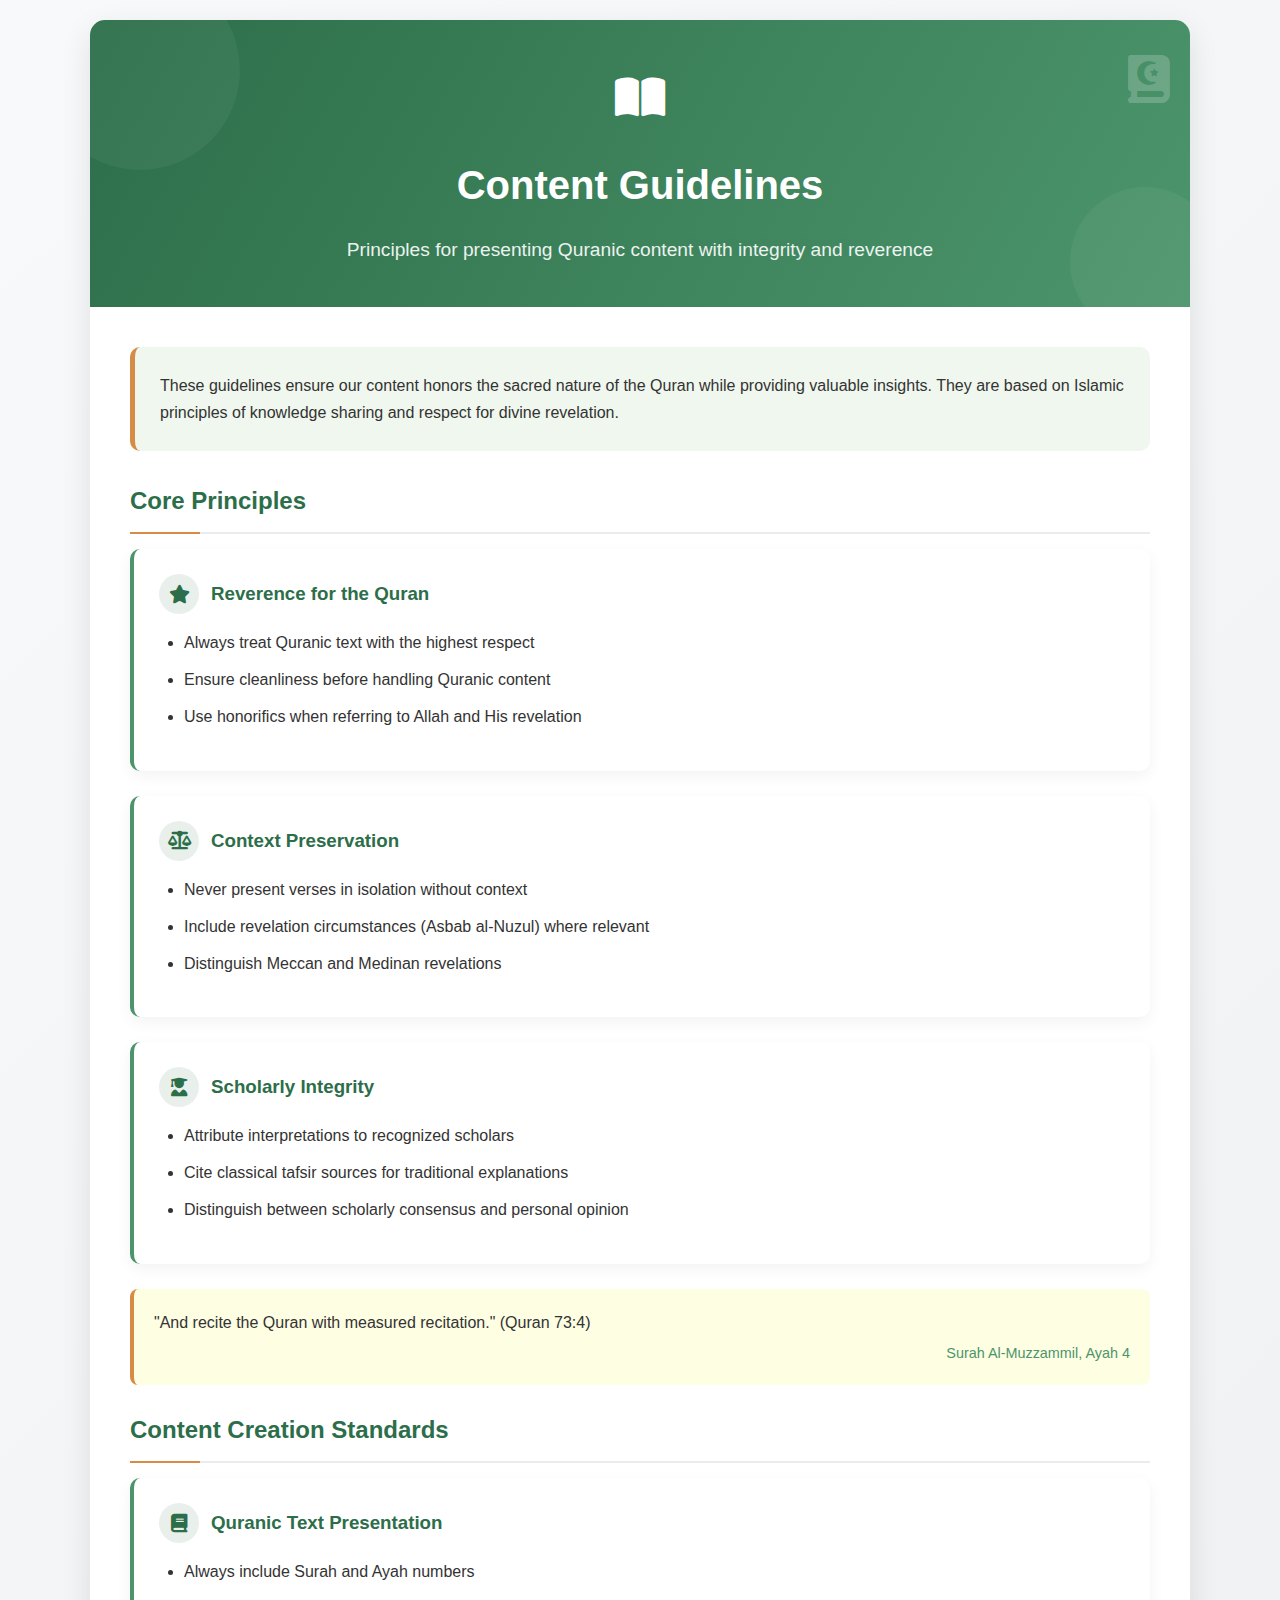
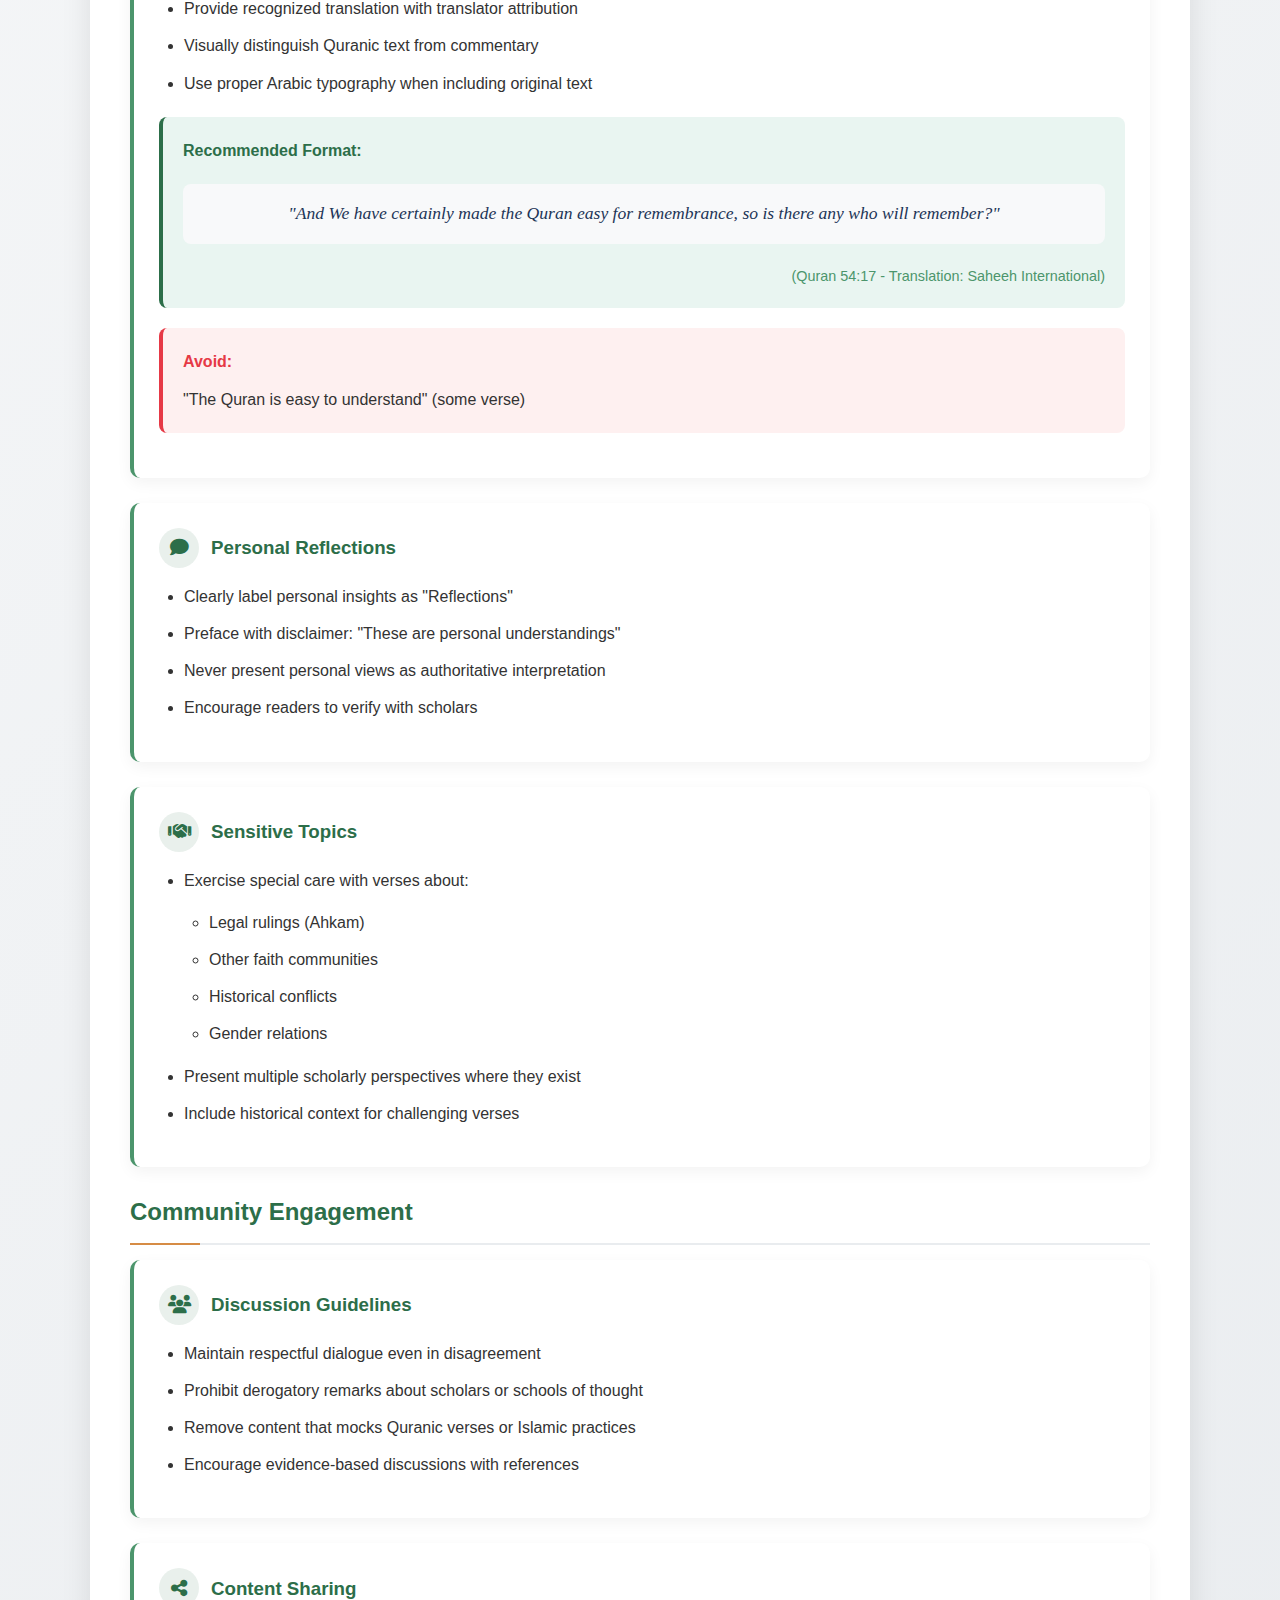
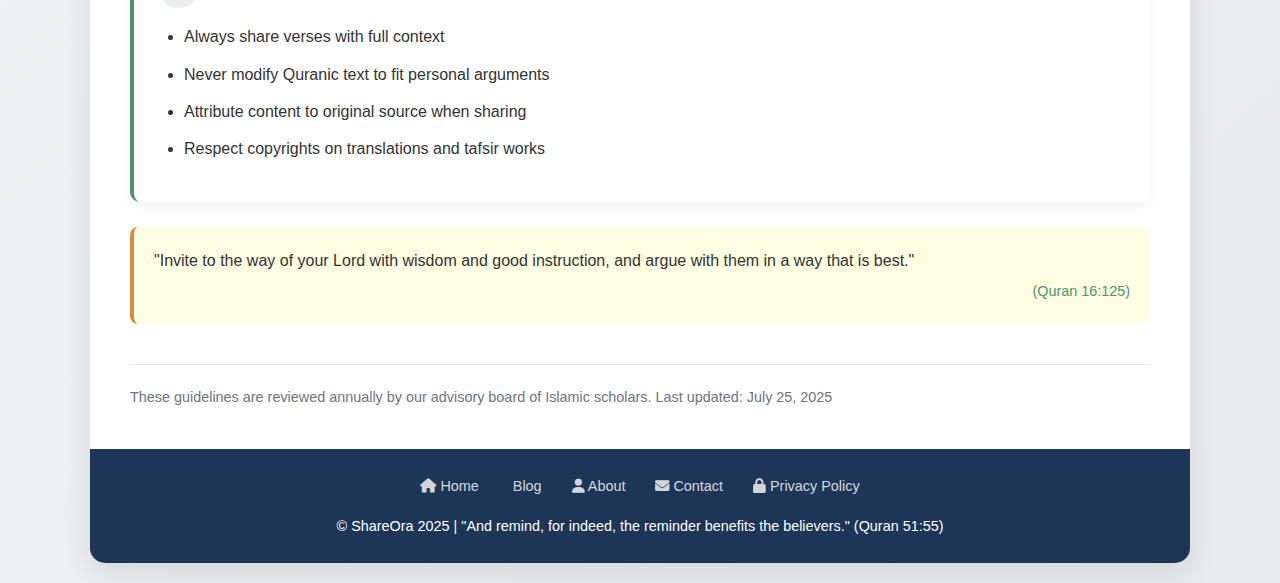
<file: content-guidelines.html>
<!DOCTYPE html>
<html lang="en">
<head>
    <meta charset="UTF-8">
    <meta name="viewport" content="width=device-width, initial-scale=1.0">
    <title>Content Guidelines - Quran Reflections</title>
    <link rel="stylesheet" href="https://cdnjs.cloudflare.com/ajax/libs/font-awesome/6.4.0/css/all.min.css">
    <style>
        :root {
            --primary: #2c6e49;
            --primary-light: #4c956c;
            --secondary: #d68c45;
            --light: #fefee3;
            --dark: #1d3557;
            --text: #333;
        }
        
        * {
            margin: 0;
            padding: 0;
            box-sizing: border-box;
        }
        
        body {
            font-family: 'Segoe UI', Tahoma, Geneva, Verdana, sans-serif;
            line-height: 1.7;
            color: var(--text);
            background: linear-gradient(135deg, #f8f9fa 0%, #e9ecef 100%);
            min-height: 100vh;
            padding: 20px;
        }
        
        .container {
            max-width: 1100px;
            margin: 0 auto;
            background: white;
            border-radius: 15px;
            overflow: hidden;
            box-shadow: 0 10px 30px rgba(0, 0, 0, 0.1);
        }
        
        header {
            background: linear-gradient(120deg, var(--primary) 0%, var(--primary-light) 100%);
            color: white;
            padding: 40px 20px;
            text-align: center;
            position: relative;
            overflow: hidden;
        }
        
        header::before {
            content: "";
            position: absolute;
            top: -50px;
            left: -50px;
            width: 200px;
            height: 200px;
            background: rgba(255, 255, 255, 0.05);
            border-radius: 50%;
        }
        
        header::after {
            content: "";
            position: absolute;
            bottom: -30px;
            right: -30px;
            width: 150px;
            height: 150px;
            background: rgba(255, 255, 255, 0.05);
            border-radius: 50%;
        }
        
        .logo {
            font-size: 2.8rem;
            margin-bottom: 15px;
        }
        
        h1 {
            font-size: 2.5rem;
            margin-bottom: 15px;
            position: relative;
            z-index: 2;
        }
        
        .subtitle {
            font-size: 1.2rem;
            max-width: 700px;
            margin: 0 auto;
            position: relative;
            z-index: 2;
            opacity: 0.9;
        }
        
        .quran-icon {
            position: absolute;
            top: 20px;
            right: 20px;
            font-size: 3rem;
            opacity: 0.2;
            z-index: 1;
        }
        
        .content {
            padding: 40px;
        }
        
        .intro {
            background: #f0f7ee;
            padding: 25px;
            border-radius: 10px;
            margin-bottom: 30px;
            border-left: 5px solid var(--secondary);
        }
        
        h2 {
            color: var(--primary);
            margin: 25px 0 15px;
            padding-bottom: 10px;
            border-bottom: 2px solid #e9ecef;
            position: relative;
        }
        
        h2::after {
            content: "";
            position: absolute;
            bottom: -2px;
            left: 0;
            width: 70px;
            height: 2px;
            background: var(--secondary);
        }
        
        .guideline-card {
            background: white;
            border-radius: 10px;
            padding: 25px;
            margin-bottom: 25px;
            box-shadow: 0 5px 15px rgba(0, 0, 0, 0.05);
            border-left: 4px solid var(--primary-light);
            transition: transform 0.3s ease;
        }
        
        .guideline-card:hover {
            transform: translateY(-5px);
            box-shadow: 0 8px 20px rgba(0, 0, 0, 0.1);
        }
        
        .guideline-card h3 {
            display: flex;
            align-items: center;
            color: var(--primary);
            margin-bottom: 15px;
        }
        
        .guideline-card h3 i {
            margin-right: 12px;
            background: rgba(44, 110, 73, 0.1);
            width: 40px;
            height: 40px;
            border-radius: 50%;
            display: flex;
            align-items: center;
            justify-content: center;
            color: var(--primary);
        }
        
        ul {
            padding-left: 25px;
            margin: 15px 0;
        }
        
        li {
            margin-bottom: 10px;
        }
        
        .highlight {
            background: #fefee3;
            padding: 20px;
            border-radius: 8px;
            margin: 20px 0;
            border-left: 4px solid var(--secondary);
        }
        
        .verse {
            font-family: 'Georgia', serif;
            font-size: 1.1rem;
            font-style: italic;
            color: var(--dark);
            margin: 20px 0;
            padding: 15px;
            background: #f8f9fa;
            border-radius: 8px;
            text-align: center;
        }
        
        .verse::before, .verse::after {
            content: "";
            font-size: 2rem;
            color: var(--secondary);
            vertical-align: super;
            line-height: 0;
        }
        
        .source {
            text-align: right;
            font-size: 0.9rem;
            color: var(--primary-light);
            margin-top: 5px;
        }
        
        .example {
            background: #e9f5f1;
            padding: 20px;
            border-radius: 8px;
            margin: 20px 0;
            border-left: 4px solid var(--primary);
        }
        
        .example-title {
            font-weight: bold;
            color: var(--primary);
            margin-bottom: 10px;
        }
        
        .bad-example {
            background: #fef0f0;
            border-left: 4px solid #e63946;
        }
        
        .bad-example .example-title {
            color: #e63946;
        }
        
        .footnote {
            font-size: 0.9rem;
            color: #6c757d;
            margin-top: 40px;
            padding-top: 20px;
            border-top: 1px solid #e9ecef;
        }
        
        footer {
            background: var(--dark);
            color: white;
            text-align: center;
            padding: 25px;
            font-size: 0.9rem;
        }
        
        .footer-nav {
            display: flex;
            justify-content: center;
            margin-bottom: 15px;
        }
        
        .footer-nav a {
            color: white;
            margin: 0 15px;
            text-decoration: none;
            opacity: 0.8;
            transition: opacity 0.3s;
        }
        
        .footer-nav a:hover {
            opacity: 1;
            text-decoration: underline;
        }
        
        @media (max-width: 768px) {
            .content {
                padding: 25px 15px;
            }
            
            header {
                padding: 30px 15px;
            }
            
            h1 {
                font-size: 2rem;
            }
        }
    </style>
</head>
<body>
    <div class="container">
        <header>
            <div class="quran-icon">
                <i class="fas fa-book-quran"></i>
            </div>
            <div class="logo">
                <i class="fas fa-book-open"></i>
            </div>
            <h1>Content Guidelines</h1>
            <p class="subtitle">Principles for presenting Quranic content with integrity and reverence</p>
        </header>
        
        <div class="content">
            <div class="intro">
                <p>These guidelines ensure our content honors the sacred nature of the Quran while providing valuable insights. They are based on Islamic principles of knowledge sharing and respect for divine revelation.</p>
            </div>
            
            <h2>Core Principles</h2>
            
            <div class="guideline-card">
                <h3><i class="fas fa-star"></i> Reverence for the Quran</h3>
                <ul>
                    <li>Always treat Quranic text with the highest respect</li>
                    <li>Ensure cleanliness before handling Quranic content</li>
                    <li>Use honorifics when referring to Allah and His revelation</li>
                </ul>
            </div>
            
            <div class="guideline-card">
                <h3><i class="fas fa-scale-balanced"></i> Context Preservation</h3>
                <ul>
                    <li>Never present verses in isolation without context</li>
                    <li>Include revelation circumstances (Asbab al-Nuzul) where relevant</li>
                    <li>Distinguish Meccan and Medinan revelations</li>
                </ul>
            </div>
            
            <div class="guideline-card">
                <h3><i class="fas fa-user-graduate"></i> Scholarly Integrity</h3>
                <ul>
                    <li>Attribute interpretations to recognized scholars</li>
                    <li>Cite classical tafsir sources for traditional explanations</li>
                    <li>Distinguish between scholarly consensus and personal opinion</li>
                </ul>
            </div>
            
            <div class="highlight">
                <p>"And recite the Quran with measured recitation." (Quran 73:4)</p>
                <p class="source">Surah Al-Muzzammil, Ayah 4</p>
            </div>
            
            <h2>Content Creation Standards</h2>
            
            <div class="guideline-card">
                <h3><i class="fas fa-book"></i> Quranic Text Presentation</h3>
                <ul>
                    <li>Always include Surah and Ayah numbers</li>
                    <li>Provide recognized translation with translator attribution</li>
                    <li>Visually distinguish Quranic text from commentary</li>
                    <li>Use proper Arabic typography when including original text</li>
                </ul>
                
                <div class="example">
                    <div class="example-title">Recommended Format:</div>
                    <div class="verse">"And We have certainly made the Quran easy for remembrance, so is there any who will remember?"</div>
                    <div class="source">(Quran 54:17 - Translation: Saheeh International)</div>
                </div>
                
                <div class="bad-example example">
                    <div class="example-title">Avoid:</div>
                    <p>"The Quran is easy to understand" (some verse)</p>
                </div>
            </div>
            
            <div class="guideline-card">
                <h3><i class="fas fa-comment"></i> Personal Reflections</h3>
                <ul>
                    <li>Clearly label personal insights as "Reflections"</li>
                    <li>Preface with disclaimer: "These are personal understandings"</li>
                    <li>Never present personal views as authoritative interpretation</li>
                    <li>Encourage readers to verify with scholars</li>
                </ul>
            </div>
            
            <div class="guideline-card">
                <h3><i class="fas fa-handshake"></i> Sensitive Topics</h3>
                <ul>
                    <li>Exercise special care with verses about:
                        <ul>
                            <li>Legal rulings (Ahkam)</li>
                            <li>Other faith communities</li>
                            <li>Historical conflicts</li>
                            <li>Gender relations</li>
                        </ul>
                    </li>
                    <li>Present multiple scholarly perspectives where they exist</li>
                    <li>Include historical context for challenging verses</li>
                </ul>
            </div>
            
            <h2>Community Engagement</h2>
            
            <div class="guideline-card">
                <h3><i class="fas fa-users"></i> Discussion Guidelines</h3>
                <ul>
                    <li>Maintain respectful dialogue even in disagreement</li>
                    <li>Prohibit derogatory remarks about scholars or schools of thought</li>
                    <li>Remove content that mocks Quranic verses or Islamic practices</li>
                    <li>Encourage evidence-based discussions with references</li>
                </ul>
            </div>
            
            <div class="guideline-card">
                <h3><i class="fas fa-share-alt"></i> Content Sharing</h3>
                <ul>
                    <li>Always share verses with full context</li>
                    <li>Never modify Quranic text to fit personal arguments</li>
                    <li>Attribute content to original source when sharing</li>
                    <li>Respect copyrights on translations and tafsir works</li>
                </ul>
            </div>
            
            <div class="highlight">
                <p>"Invite to the way of your Lord with wisdom and good instruction, and argue with them in a way that is best."</p>
                <p class="source">(Quran 16:125)</p>
            </div>
            
            <div class="footnote">
                <p>These guidelines are reviewed annually by our advisory board of Islamic scholars. Last updated: July 25, 2025</p>
            </div>
        </div>
        
        <footer>
            <div class="footer-nav">
                <a href="index.html"><i class="fas fa-home"></i> Home</a>
                <a href="blog.html"><i class="fas fa-book-blog"></i> Blog</a>
                <a href="about.html"><i class="fas fa-user"></i> About</a>
                <a href="contact.html"><i class="fas fa-envelope"></i> Contact</a>
                <a href="privacy-policy.html"><i class="fas fa-lock"></i> Privacy Policy</a>
            </div>
            <p>&copy ShareOra 2025 | "And remind, for indeed, the reminder benefits the believers." (Quran 51:55)</p>
        </footer>
    </div>
</body>
</html>
</file>
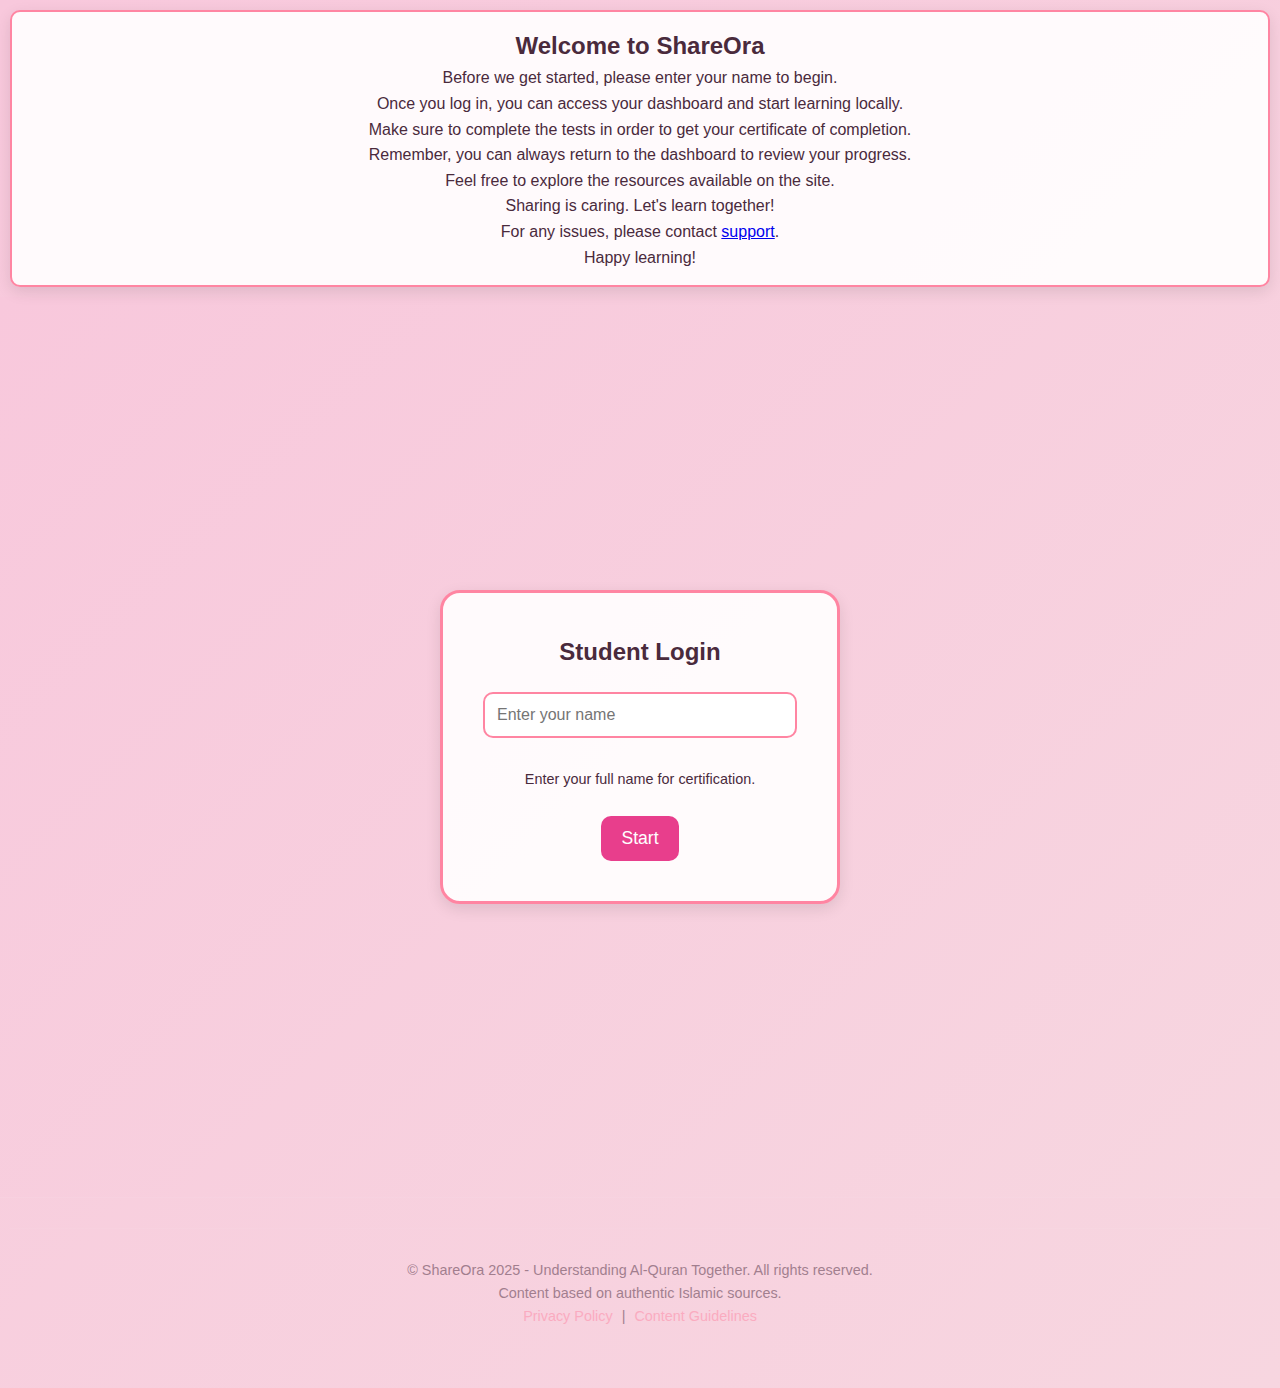
<file: login.html>
<!DOCTYPE html>
<html lang="en">
<head>
  <meta charset="UTF-8" />
  <title>Arabic Test Login</title>
  <link rel="stylesheet" href="style.css" />
</head>
<body>

    <section class="messages-box">
        <div class="messagebox">
            <h2>Welcome to ShareOra</h2>
            <p>Before we get started, please enter your name to begin.</p>
            <p>Once you log in, you can access your dashboard and start learning locally.</p>
            <p>Make sure to complete the tests in order to get your certificate of completion.</p>
            <p>Remember, you can always return to the dashboard to review your progress.</p>
            <p>Feel free to explore the resources available on the site.</p>
            <p>Sharing is caring. Let's learn together!</p>
            <p>For any issues, please contact <a href="support.html">support</a>.</p>
            <p>Happy learning!</p>
        </div>
    </section>
    <section class="login-section">
    <div class="panel">
        <h2>Student Login</h2>
        <input type="text" id="studentName" placeholder="Enter your name" />
        <p>Enter your full name for certification.</p><br>
        <button onclick="startApp()">Start</button>
    </div>
    </section>

    <footer class="copyright">
        <div class="copyright">
            <p>&copy ShareOra 2025 - Understanding Al-Quran Together. All rights reserved.</p>
            <p>Content based on authentic Islamic sources.</p>
            <a href="privacy-policy.html">Privacy Policy</a> | 
            <a href="/content-guidelines">Content Guidelines</a>
        </div>
    </footer>

  <script>
    function startApp() {
      const name = document.getElementById('studentName').value.trim();
      if (!name) return alert("Enter your name!");
      const studentData = {
        name: name,
        progress: {
          test1: null,
          test2: null,
          exam: null
        }
      };
      localStorage.setItem('studentData', JSON.stringify(studentData));
      window.location.href = "dashboard.html";
    }
  </script>
</body>
</html>
</file>
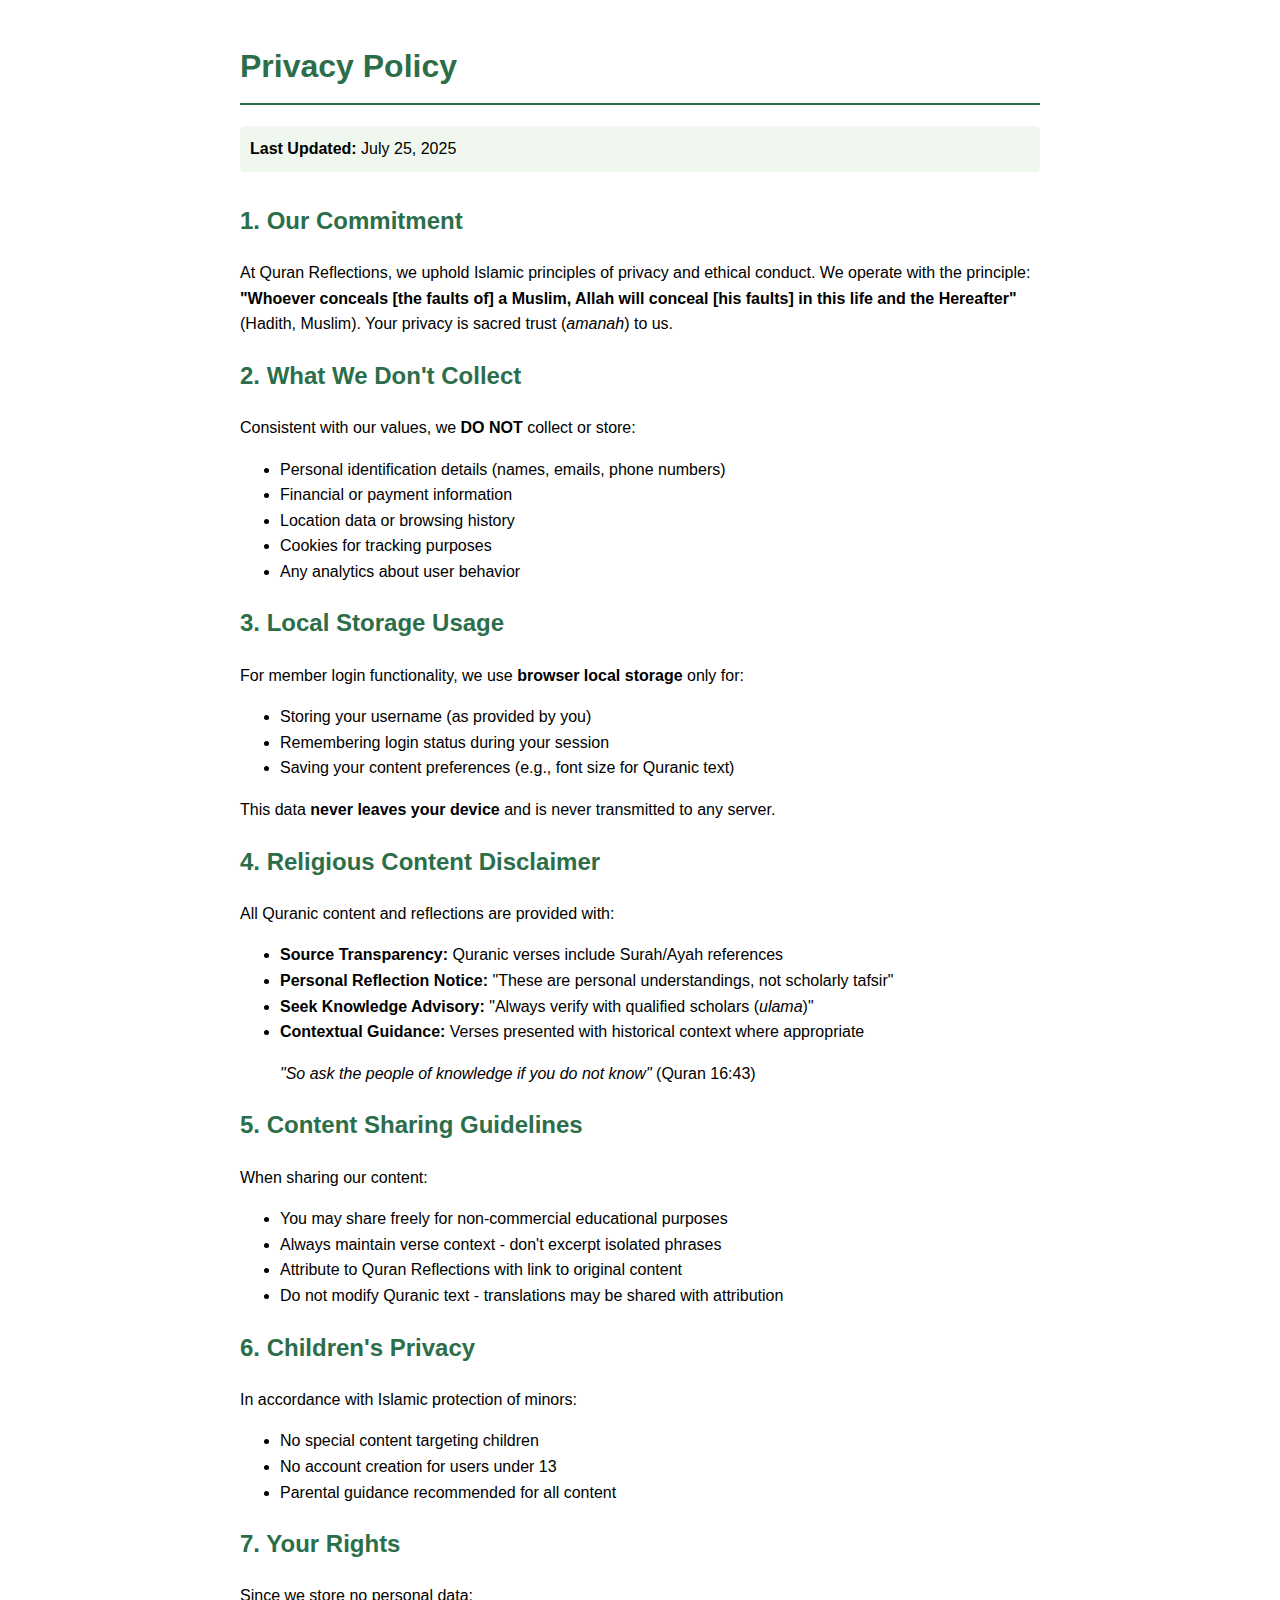
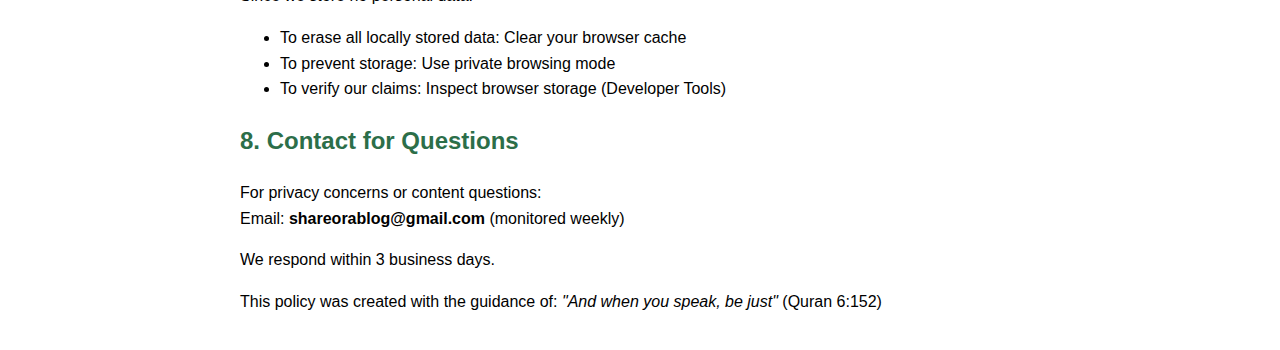
<file: privacy-policy.html>
<!DOCTYPE html>
<html lang="en">
<head>
    <meta charset="UTF-8">
    <meta name="viewport" content="width=device-width, initial-scale=1.0">
    <title>Privacy Policy | Quran Reflections</title>
    <style>
        body { font-family: 'Segoe UI', Tahoma, sans-serif; line-height: 1.6; max-width: 800px; margin: 0 auto; padding: 20px; }
        h1, h2 { color: #2c6e49; }
        h1 { border-bottom: 2px solid #2c6e49; padding-bottom: 10px; }
        .last-update { background: #f0f7ee; padding: 10px; border-radius: 5px; margin-bottom: 30px; }
    </style>
</head>
<body>
    <header>
        <h1>Privacy Policy</h1>
        <div class="last-update">
            <strong>Last Updated:</strong> July 25, 2025
        </div>
    </header>

    <main>
        <section>
            <h2>1. Our Commitment</h2>
            <p>At Quran Reflections, we uphold Islamic principles of privacy and ethical conduct. We operate with the principle: <strong>"Whoever conceals [the faults of] a Muslim, Allah will conceal [his faults] in this life and the Hereafter"</strong> (Hadith, Muslim). Your privacy is sacred trust (<em>amanah</em>) to us.</p>
        </section>

        <section>
            <h2>2. What We Don't Collect</h2>
            <p>Consistent with our values, we <strong>DO NOT</strong> collect or store:</p>
            <ul>
                <li>Personal identification details (names, emails, phone numbers)</li>
                <li>Financial or payment information</li>
                <li>Location data or browsing history</li>
                <li>Cookies for tracking purposes</li>
                <li>Any analytics about user behavior</li>
            </ul>
        </section>

        <section>
            <h2>3. Local Storage Usage</h2>
            <p>For member login functionality, we use <strong>browser local storage</strong> only for:</p>
            <ul>
                <li>Storing your username (as provided by you)</li>
                <li>Remembering login status during your session</li>
                <li>Saving your content preferences (e.g., font size for Quranic text)</li>
            </ul>
            <p>This data <strong>never leaves your device</strong> and is never transmitted to any server.</p>
        </section>

        <section>
            <h2>4. Religious Content Disclaimer</h2>
            <p>All Quranic content and reflections are provided with:</p>
            <ul>
                <li><strong>Source Transparency:</strong> Quranic verses include Surah/Ayah references</li>
                <li><strong>Personal Reflection Notice:</strong> "These are personal understandings, not scholarly tafsir"</li>
                <li><strong>Seek Knowledge Advisory:</strong> "Always verify with qualified scholars (<em>ulama</em>)"</li>
                <li><strong>Contextual Guidance:</strong> Verses presented with historical context where appropriate</li>
            </ul>
            <blockquote>
                <em>"So ask the people of knowledge if you do not know"</em> (Quran 16:43)
            </blockquote>
        </section>

        <section>
            <h2>5. Content Sharing Guidelines</h2>
            <p>When sharing our content:</p>
            <ul>
                <li>You may share freely for non-commercial educational purposes</li>
                <li>Always maintain verse context - don't excerpt isolated phrases</li>
                <li>Attribute to Quran Reflections with link to original content</li>
                <li>Do not modify Quranic text - translations may be shared with attribution</li>
            </ul>
        </section>

        <section>
            <h2>6. Children's Privacy</h2>
            <p>In accordance with Islamic protection of minors:</p>
            <ul>
                <li>No special content targeting children</li>
                <li>No account creation for users under 13</li>
                <li>Parental guidance recommended for all content</li>
            </ul>
        </section>

        <section>
            <h2>7. Your Rights</h2>
            <p>Since we store no personal data:</p>
            <ul>
                <li>To erase all locally stored data: Clear your browser cache</li>
                <li>To prevent storage: Use private browsing mode</li>
                <li>To verify our claims: Inspect browser storage (Developer Tools)</li>
            </ul>
        </section>

        <section>
            <h2>8. Contact for Questions</h2>
            <p>For privacy concerns or content questions:<br>
            Email: <strong>shareorablog@gmail.com</strong> (monitored weekly)</p>
            <p>We respond within 3 business days.</p>
        </section>
    </main>

    <footer>
        <p>This policy was created with the guidance of: <em>"And when you speak, be just"</em> (Quran 6:152)</p>
    </footer>
</body>
</html>
</file>
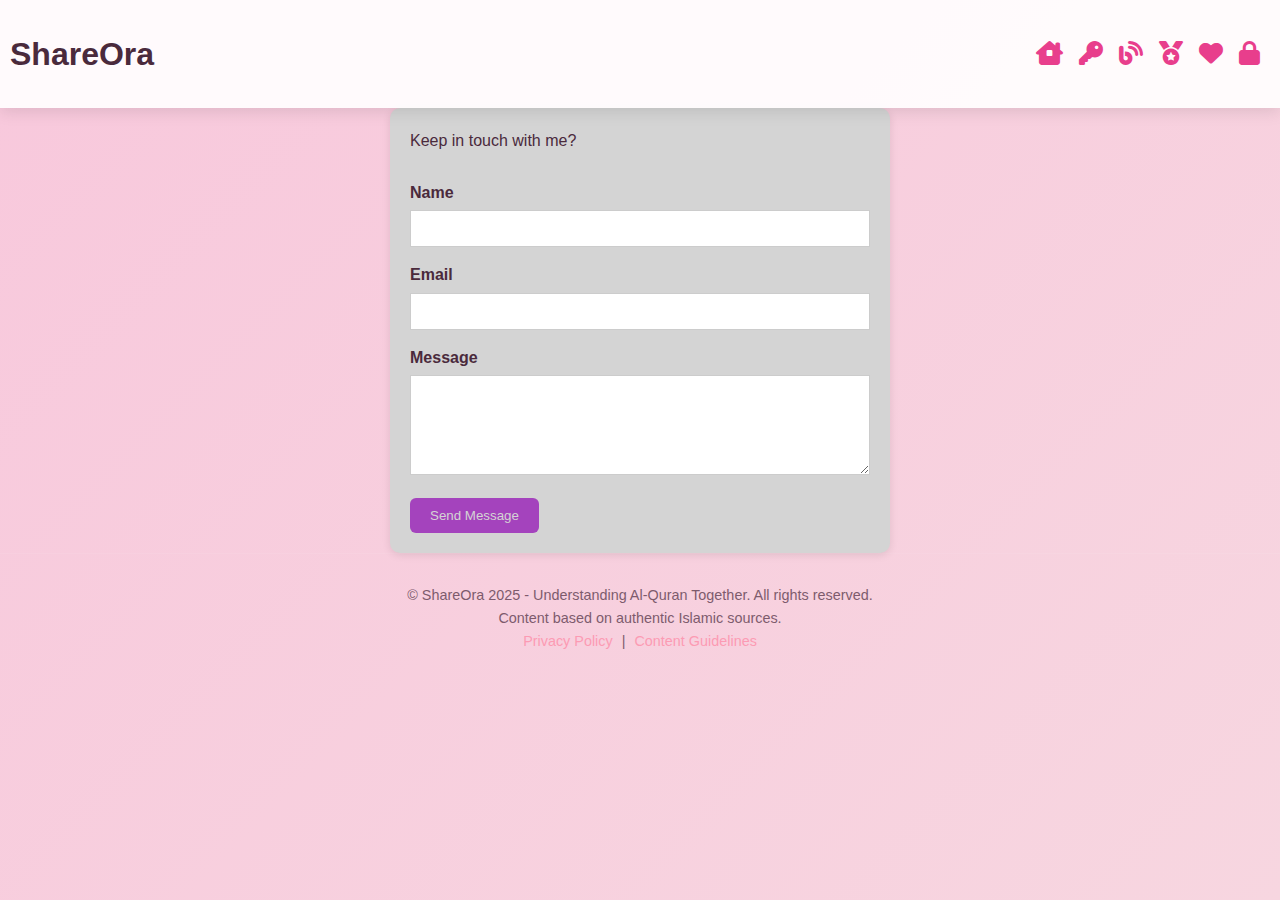
<file: support.html>
<!DOCTYPE html>
<html lang="en">
    <head>
        <meta charset="UTF-8">
        <meta name="viewport" content="width=device-width, initial-scale=1.0">
        <meta name="description" content="recipes collections,">
        <title>ShareOra Blogs</title>
        <link rel="stylesheet" href="https://cdnjs.cloudflare.com/ajax/libs/font-awesome/6.4.0/css/all.min.css">
        <link rel="stylesheet" href="style.css">
        <!-- Google Tag Manager -->
        <script>
            (function(w,d,s,l,i){w[l]=w[l]||[];w[l].push({'gtm.start':
            new Date().getTime(),event:'gtm.js'});var f=d.getElementsByTagName(s)[0],
            j=d.createElement(s),dl=l!='dataLayer'?'&l='+l:'';j.async=true;j.src=
            'https://www.googletagmanager.com/gtm.js?id='+i+dl;f.parentNode.insertBefore(j,f);
            })(window,document,'script','dataLayer','GTM-5P3JHPHD');
        </script>
        <!-- End Google Tag Manager -->
    </head>
        <!-- Google tag (gtag.js) -->
        <script async src="https://www.googletagmanager.com/gtag/js?id=G-PLMSQ9RM52"></script>
        <script>
            window.dataLayer = window.dataLayer || [];
            function gtag(){dataLayer.push(arguments);}
            gtag('js', new Date());

            gtag('config', 'G-PLMSQ9RM52');
            </script>
    <body>
        <!-- Google Tag Manager (noscript) -->
        <noscript>
            <iframe src="https://www.googletagmanager.com/ns.html?id=GTM-5P3JHPHD"
height="0" width="0" style="display:none;visibility:hidden">
            </iframe>
        </noscript>
        <!-- End Google Tag Manager (noscript) -->
        <header class="site-header">
            <div class="logo">
                <h1>ShareOra</h1>
            </div>
            <nav aria-label="Main Navigation">
                <ul>
                    <div class="nav-icon">
                        <a href="index.html" aria-current="page"><i class="fa-solid fa-house-chimney-window"></i></a>
                        <div class="tooltip">Home</div>
                    </div>
                    <div class="nav-icon">
                        <a href="login.html"><i class="fa-solid fa-key"></i></a>
                        <div class="tooltip">Login</div>                      
                    </div>
                    <div class="nav-icon">
                        <a href="blogs.html"><i class="fa-solid fa-blog"></i></a>
                        <div class="tooltip">Blogs</div>                      
                    </div>
                    <div class="nav-icon">
                        <a href="mygoal.html"><i class="fa-solid fa-medal"></i></a>
                        <div class="tooltip">My Goal</div>                      
                    </div>
                    <div class="nav-icon">
                        <a href="special-login.html"><i class="fa-solid fa-heart"></i></a>
                        <div class="tooltip">Special</div>                      
                    </div>
                    <div class="nav-icon">
                        <a href="privacy-policy.html"><i class="fa-solid fa-lock"></i></a>
                        <div class="tooltip">Privacy Policy</div>                      
                    </div>
                </ul>
            </nav>
        </header>
   
    <section>
  <div class="form-container">
    <p>Keep in touch with me?</p><br>
    <form action="https://formspree.io/f/xvgqpkdy" method="POST">
      <div class="form-group">
        <label for="name">Name</label>
        <input type="text" id="name" name="name" required>
      </div>
      <div class="form-group">
        <label for="email">Email</label>
        <input type="email" id="email" name="email" required>
      </div>
      <div class="form-group">
        <label for="message">Message</label>
        <textarea id="message" name="message" required></textarea>
      </div>
      <button type="submit">Send Message</button>
      <input type="hidden" name="_redirect" value="https://yourdomain.com/thank-you.html">
    </form>
  </div>
</section>
        <div class="copyright">
            <p>&copy ShareOra 2025 - Understanding Al-Quran Together. All rights reserved.</p>
            <p>Content based on authentic Islamic sources.</p>
            <a href="privacy-policy.html">Privacy Policy</a> | 
            <a href="/content-guidelines">Content Guidelines</a>
        </div>
    </footer>
    </div>
    </body>
    <script src="scriptsupport.js"></script>
</html>
</file>
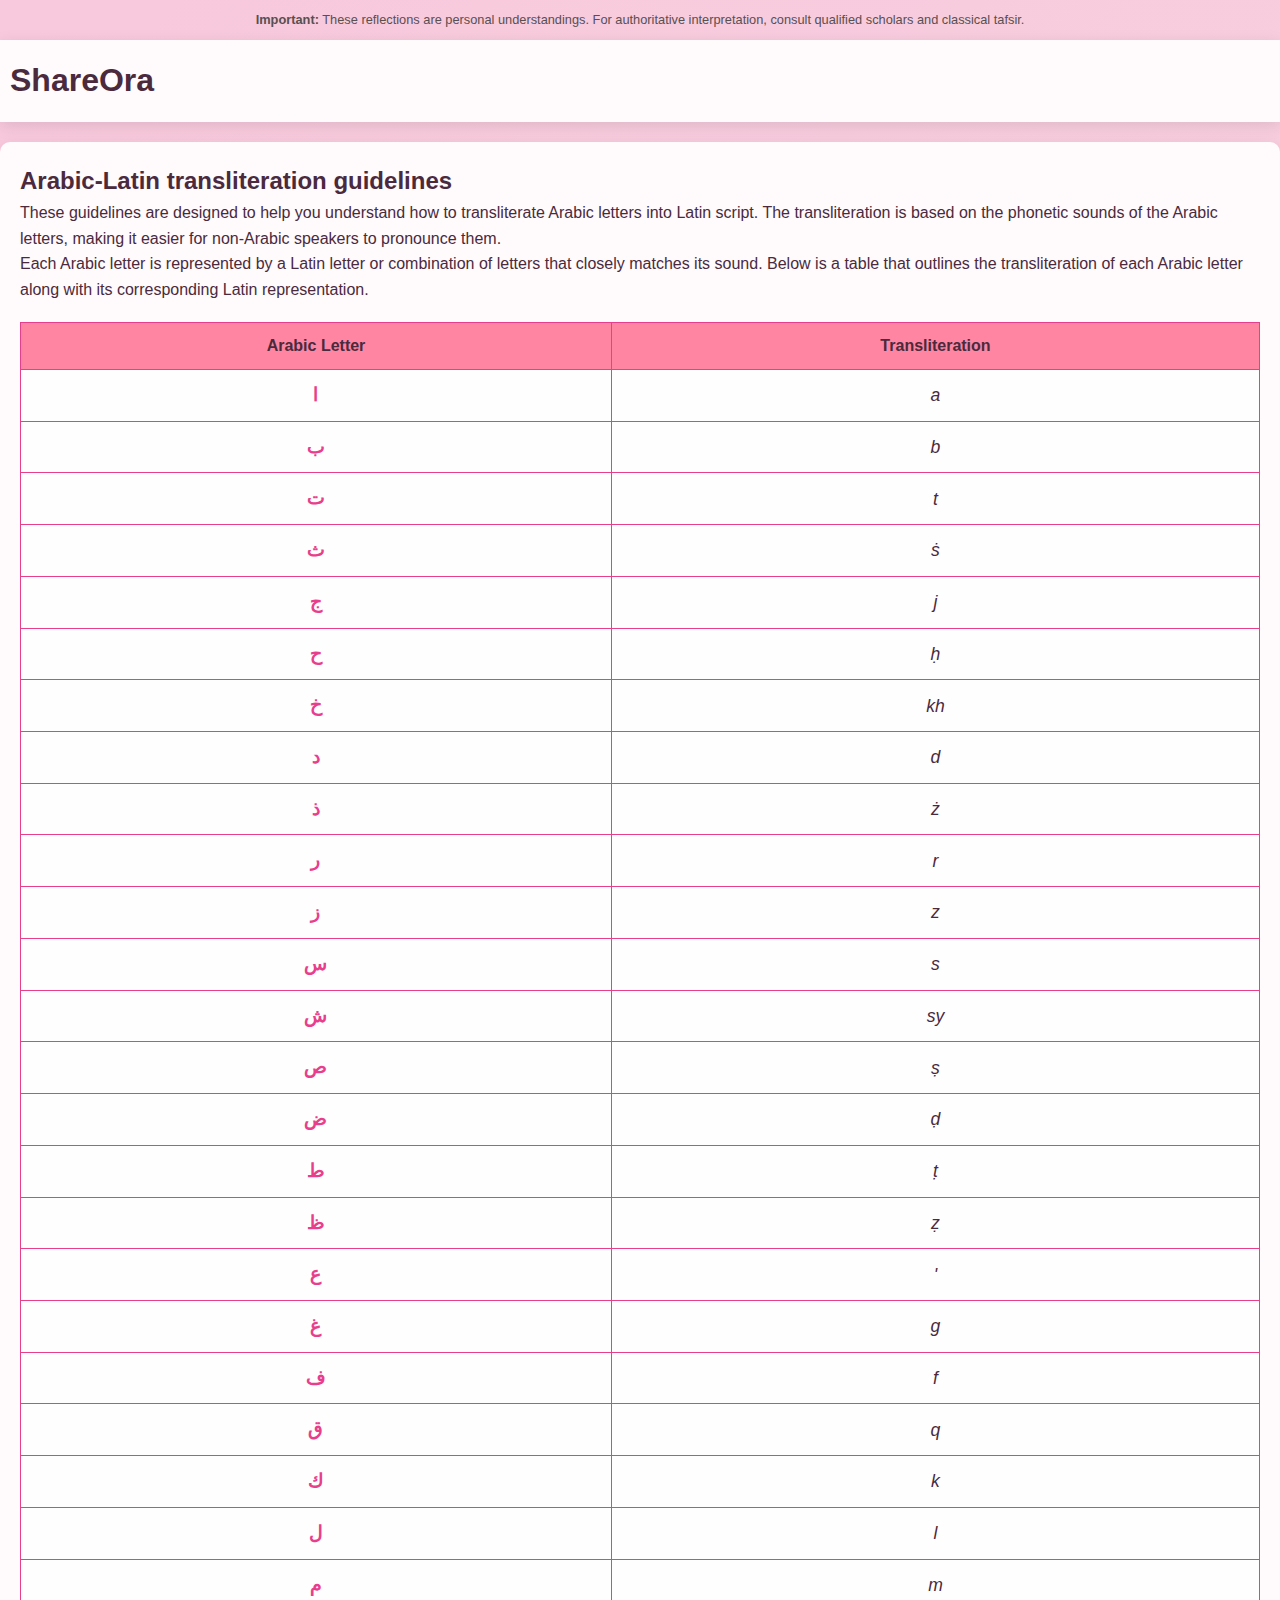
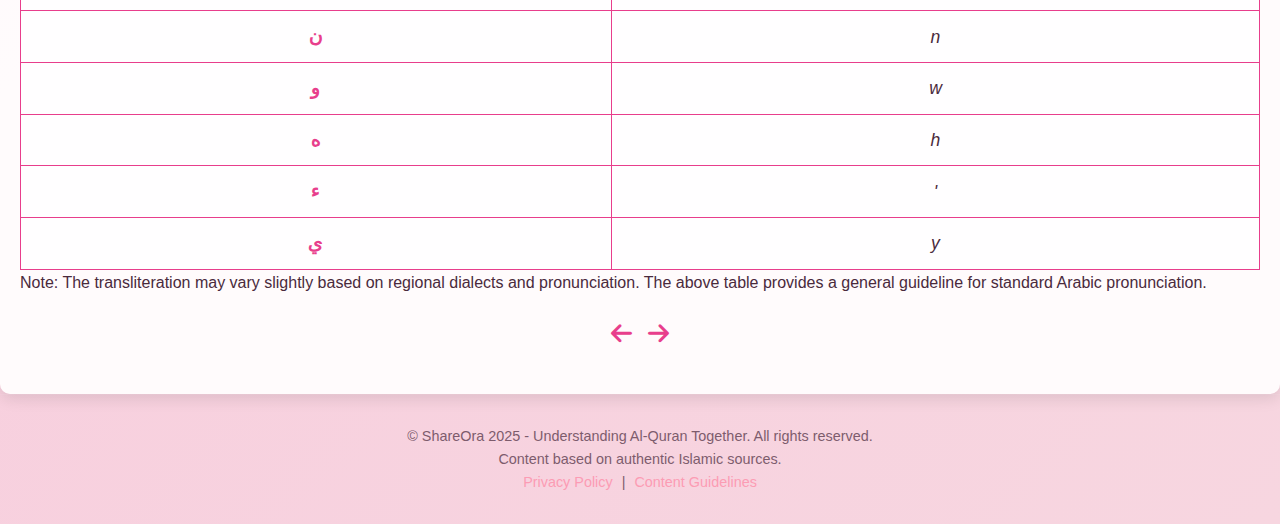
<file: translit.html>
<!DOCTYPE html>
<html lang="en">
<head>
    <meta charset="UTF-8">
    <meta name="viewport" content="width=device-width, initial-scale=1.0">
    <meta name="description" content="">
    <title>ShareOra Blogs</title>
    <link rel="stylesheet" href="https://cdnjs.cloudflare.com/ajax/libs/font-awesome/6.4.0/css/all.min.css">
    <link rel="stylesheet" href="style.css">
    <!-- Google Tag Manager -->
    <script>
        (function(w,d,s,l,i){w[l]=w[l]||[];w[l].push({'gtm.start':
        new Date().getTime(),event:'gtm.js'});var f=d.getElementsByTagName(s)[0],
        j=d.createElement(s),dl=l!='dataLayer'?'&l='+l:'';j.async=true;j.src=
        'https://www.googletagmanager.com/gtm.js?id='+i+dl;f.parentNode.insertBefore(j,f);
        })(window,document,'script','dataLayer','GTM-5P3JHPHD');
    </script>
    <!-- End Google Tag Manager -->
</head>
<body>
<!-- Google tag (gtag.js) -->
    <script async src="https://www.googletagmanager.com/gtag/js?id=G-PLMSQ9RM52"></script>
    <script>
        window.dataLayer = window.dataLayer || [];
        function gtag(){dataLayer.push(arguments);}
        gtag('js', new Date());

        gtag('config', 'G-PLMSQ9RM52');
    </script>
    <div class="disclaimer">
        <p><strong>Important:</strong> These reflections are personal understandings. 
        For authoritative interpretation, consult qualified scholars and classical tafsir.</p>
    </div>

    <header class="site-header">
        <div class="logo">
            <h1>ShareOra</h1>
        </div>
    </header>

    <section class="translit-section">
        <div class="subject">
            <h2>Arabic-Latin transliteration guidelines</h2>
            <p>These guidelines are designed to help you understand how to transliterate Arabic letters into Latin script. The transliteration is based on the phonetic sounds of the Arabic letters, making it easier for non-Arabic speakers to pronounce them.</p>
            <p>Each Arabic letter is represented by a Latin letter or combination of letters that closely matches its sound. Below is a table that outlines the transliteration of each Arabic letter along with its corresponding Latin representation.</p>
            <table>
                <thead>
                    <tr>
                        <th>Arabic Letter</th>
                        <th>Transliteration</th>
                    </tr>
                </thead>
                <tbody>
                    <tr><td class="arabic-text">ا</td><td class="translit-text">a</td></tr>
                    <tr><td class="arabic-text">ب</td><td class="translit-text">b</td></tr>
                    <tr><td class="arabic-text">ت</td><td class="translit-text">t</td></tr>
                    <tr><td class="arabic-text">ث</td><td class="translit-text">&#7777;</td></tr>
                    <tr><td class="arabic-text">ج</td><td class="translit-text">j</td></tr>
                    <tr><td class="arabic-text">ح</td><td class="translit-text">ḥ</td></tr>
                    <tr><td class="arabic-text">خ</td><td class="translit-text">kh</td></tr>
                    <tr><td class="arabic-text">د</td><td class="translit-text">d</td></tr>
                    <tr><td class="arabic-text">ذ</td><td class="translit-text">&zdot;</td></tr>
                    <tr><td class="arabic-text">ر</td><td class="translit-text">r</td></tr>
                    <tr><td class="arabic-text">ز</td><td class="translit-text">z</td></tr>
                    <tr><td class="arabic-text">س</td><td class="translit-text">s</td></tr>
                    <tr><td class="arabic-text">ش</td><td class="translit-text">sy</td></tr>
                    <tr><td class="arabic-text">ص</td><td class="translit-text">ṣ</td></tr>
                    <tr><td class="arabic-text">ض</td><td class="translit-text">ḍ</td></tr>
                    <tr><td class="arabic-text">ط</td><td class="translit-text">&#7789;</td></tr>
                    <tr><td class="arabic-text">ظ</td><td class="translit-text">&#7827</td></tr>
                    <tr><td class="arabic-text">ع</td><td class="translit-text">'</td></tr>
                    <tr><td class="arabic-text">غ</td><td class="translit-text">g</fd></tr>
                    <tr><td class="arabic-text">ف</td><td class="translit-text">f</td></tr>
                    <tr><td class="arabic-text">ق</td><td class="translit-text">q</td></tr>
                    <tr><td class="arabic-text">ك</td><td class="translit-text">k</td></tr>
                    <tr><td class="arabic-text">ل</td><td class="translit-text">l</td></tr>
                    <tr><td class="arabic-text">م</td><td class="translit-text">m</td></tr>
                    <tr><td class="arabic-text">ن</td><td class="translit-text">n</td></tr>
                    <tr><td class="arabic-text">و</td><td class="translit-text">w</td></tr>
                    <tr><td class="arabic-text">ه</td><td class="translit-text">h</td></tr>
                    <tr><td class="arabic-text">ء</td><td class="translit-text">'</td></tr>
                    <tr><td class="arabic-text">ي</td><td class="translit-text">y</td></tr>
                </tbody>
            </table>
            <p>Note: The transliteration may vary slightly based on regional dialects and pronunciation. The above table provides a general guideline for standard Arabic pronunciation.</p>
        </div>
            <nav aria-label="page-navigation">
        <ul>
        <div class="nav-icon">
            <a href="dashboard.html" aria-current="page"><i class="fa-solid fa-arrow-left"></i></a>
            <div class="tooltip">Prev</div>
        </div>
        <div class="nav-icon">
            <a href="tajwid.html"><i class="fa-solid fa-arrow-right"></i></a>
            <div class="tooltip">Next</div>
        </div>
        </ul>
    </nav>

    </section>
<footer>
    <div class="copyright">
        <p>&copy ShareOra 2025 - Understanding Al-Quran Together. All rights reserved.</p>
        <p>Content based on authentic Islamic sources.</p>
        <a href="privacy-policy.html">Privacy Policy</a> | 
        <a href="/content-guidelines">Content Guidelines</a>
    </div>
</footer>

</body>
<!-- Google Tag Manager (noscript) -->
    <noscript>
        <iframe src="https://www.googletagmanager.com/ns.html?id=GTM-5P3JHPHD"
        height="0" width="0" style="display:none;visibility:hidden">
        </iframe>
    </noscript>
    <!-- End Google Tag Manager (noscript) -->
</html>
</file>
<file: style.css>
/* base */
:root {
    --primary-pink: #f8c8dc;
    --pink-accent: #ff85a2;
    --deep-pink: #e83e8c;
    --dark-text: #4a2a3c;
    --light-text: #fff;
    --content-bg: rgba(255, 255, 255, 0.85);
    --section-padding: 60px 0;
    --transition: all 0.3s ease;
}

* {
    margin: 0;
    padding: 0;
    box-sizing: border-box;
}

body {
    font-family: 'Segoe UI', Tahoma, Geneva, Verdana, sans-serif;
    background: linear-gradient(135deg, var(--primary-pink) 0%, #f7d6e0 100%);
    color: var(--dark-text);
    line-height: 1.6;
    min-height: 100vh;
    position: relative;
}

body::before {
    content: "";
    position: absolute;
    top: 0;
    left: 0;
    width: 100%;
    height: 100%;
    background: url('data:image/svg+xml;utf8,<svg xmlns="https://www.w3.org/2000/svg" viewbox="0 0 100 100" preserveAspectRatio=none><path d="M0,0 Q50,30 100,0 L100,100 Q50,70 0,100 Z" fill=rgba(255,255,255,0.1)"/></svg>');
    background-size: cover;
    z-index: -1;
}

.container {
    width: 90%;
    max-width: 1200px;
    margin: 0 auto;
}

.disclaimer {
    font-size: 0.8rem;
    color: #584f51;
    text-align: center;
    padding: 10px 10px;
}

/* header */
header {
    background: rgba(255, 255, 255, 0.9);
    box-shadow: 0 4px 15px rgba(0, 0, 0, 0.1);
    position: relative;
    top: 0;
    z-index: 1;
    padding: 15px 0;
}

.site-header {
    display: flex;
    justify-content: space-between;
    align-items: center;
}

h1 {
    padding-left: 10px;
}

.logo {
    display: flex;
    align-items: center;
    gap: 15px;
}

/* Nav */
nav ul {
    list-style: none;
    display: flex;
    gap: 16px;
    flex-wrap: wrap;
    justify-content: center;
    padding: 10px;
    margin: 10px;
}

.nav-icon {
    position: relative;
}

.nav-icon a {
    font-size: 24px;
    color: var(--deep-pink);
    text-decoration: none;
    transition: color 0.3s ease;
}

.nav-icon a:hover {
    color: #ff66a0;
}

/* Tooltip */
.tooltip {
    visibility: hidden;
    opacity: 0;
    background: rgb(241, 240, 240);
    color: var(--pink-accent);
    font-size: 12px;
    padding: 4px 8px;
    border-radius: 4px;
    position: absolute;
    bottom: -28px;
    left: 50%;
    transform: translateX(-50%);
    white-space: nowrap;
    transition: opacity 0.3s;
}

.nav-icon:hover .tooltip {
    visibility: visible;
    opacity: 1;
}

/* hero */
.hero {
    padding: 100px 0;
    text-align: center;
    position: relative;
    overflow: hidden;
}

.hero::before {
    content: "";
    position: absolute;
    top: -50px;
    right: -50px;
    width: 200px;
    height: 200px;
    background: var(--pink-accent);
    opacity: 0.2;
    border-radius: 50%;
    z-index: -1;
}

.hero::after {
    content: "";
    position: absolute;
    bottom: -50px;
    left: -50px;
    width: 250px;
    height: 250px;
    background: var(--deep-pink);
    opacity: 0.1;
    border-radius: 50%;
    z-index: -1;
}

.hero-content {
    max-width: 800px;
    margin: 0 auto;
}

.hero h2 {
    font-size: 3.5rem;
    margin-bottom: 20px;
    color: var(--dark-text);
    line-height: 1.2;
}

.hero h2 span {
    color: var(--deep-pink);
    position: relative;
}

.hero h2 span::after {
    content: "";
    position: absolute;
    bottom: 0;
    left: 0;
    width: 100%;
    height: 15px;
    background: rgba(255, 133, 162, 0.3);
    z-index: -1;
}

.hero p {
    font-size: 1.4rem;
    margin-bottom: 40px;
    color: var(--dark-text);
    opacity: 0.9;
}

.cta-buttons {
    display: flex;
    justify-content: center;
    gap: 20px;
    margin-top: 30px;
}

.btn {
    padding: 15px 35px;
    border-radius: 50px;
    text-decoration: none;
    font-weight: 600;
    font-size: 1.1rem;
    transition: var(--transition);
    display: inline-flex;
    align-items: center;
    gap: 10px;
}

.btn-primary {
    background: var(--deep-pink);
    color: white;
    box-shadow: 0 5px 15px rgba(232, 62, 140, 0.4);
}

.btn-primary::hover {
    transform: translateY(-5px);
    box-shadow: 0 8px 20px rgba(232, 62, 140, 0.5);
    background: #c71a6a;
}

.btn-secondary {
    background: transparent;
    color: var(--dark-text);
    border: 2px solid var(--pink-accent);
}

.btn-secondary:hover {
    background: var(--pink-accent);
    color: white;
    transform: translateY(-5px);
}

/* featured */
.featured-content {
    padding: var(--section-padding);
    background: rgba(255, 255, 255, 0.3);
    backdrop-filter: blur(10px);
    border-radius: 20px;
    margin: 40px auto;
}

.section-heading {
    text-align: center;
    margin-bottom: 50px;
    position: relative;
}

.section-heading h2 {
    font-size: 2.5rem;
    color: var(--dark-text);
    display: inline-block;
    padding-bottom: 15px;
    position: relative;
}

.section-heading::after {
    content: "";
    position: absolute;
    bottom: 0;
    left: 50%;
    transform: translateY(-50%);
    width: 80px;
    height: 4px;
    background: var(--deep-pink);
    border-radius: 2px;
}

.featured-content {
    display: grid;
    grid-template-columns: repeat(auto-fit, minmax(300px, 1fr));
    gap: 30px;
}

.featured-post {
    background: var(--content-bg);
    border-radius: 15px;
    overflow: hidden;
    box-shadow: 0 10px 30px rgba(0, 0, 0, 0.08);
    transition: var(--transition);
}

.featured-post:hover {
    transform: translateY(-10px);
    box-shadow: 0 15px 40px rgba(0, 0, 0, 0.15);
}

.featured-post img {
    height: 200px;
    background: linear-gradient(45deg, var(--pink-accent), var(--deep-pink));
    display: flex;
    align-items: center;
    justify-content: center;
    color: white;
    font-size: 5rem;
}

.post-content {
    padding: 25px;
}

.post-content h3 {
    font-size: 1.5rem;
    margin-bottom: 15px;
    color: var(--dark-text);
}

.post-content h3 a {
    color: inherit;
    text-decoration: none;
    transition: var(--transition);
}

.post-content h3 a:hover {
    color: var(--deep-pink);
}

.meta {
    display: flex;
    align-items: center;
    color: var(--deep-pink);
    font-weight: 600;
    font-size: 0.9rem;
}

.meta i {
    margin-right: 8px;
}

/* study */
.study-section {
    padding: var(--section-padding);
    background: rgba(255, 255, 255, 0.3);
    backdrop-filter: blur(10px);
    border-radius: 20px;
    margin: 40px auto;
}

.study-content {
    background: var(--content-bg);
    border-radius: 20px;
    padding: 40px;
    display: grid;
    grid-template-columns: 1fr 1fr;
    gap: 40px;
    box-shadow: 0 10px 30px rgba(0, 0, 0, 0.08);
}

.study-text {
    display: flex;
    flex-direction: column;
    justify-content: center;
}

.study-text h2 {
    font-size: 2.2rem;
    margin-bottom: 20px;
    color: var(--dark-text);
}

.study-text p {
    margin-bottom: 20px;
    font-size: 1.1rem;
}

.benefits-list {
    margin: 25px 0;
}

.benefits-list li {
    display: flex;
    align-items: flex-start;
    margin-bottom: 15px;
    padding-left: 25px;
    position: relative;
}

.benefits-list li::before {
    content: "✅";
    position: absolute;
    left: 0;
    top: 0;
    color: var(--deep-pink);
    font-weight: bold;
    font-size: 1.2rem;
}

/* about */
.about-preview {
    padding: var(--section-padding);
}

.about-content {
    display: grid;
    grid-template-columns: 1fr 1fr;
    gap: 50px;
    align-items: center;
}

.about-preview img {
    height: 400px;
    background: linear-gradient(45deg, var(--pink-accent), var(--deep-pink));
    border-radius: 20px;
    display: flex;
    align-items: center;
    justify-content: center;
    color: white;
    font-size: 10rem;
    box-shadow: 0 15px 40px rgba(0, 0, 0, 0.15);
}

.about-content {
    background: var(--content-bg);
    padding: 40px;
    border-radius: 20px;
    box-shadow: 0 15px 40px rgba(0, 0, 0, 0.1);
    text-align: center;
}

.about-heading h2 {
    font-size: 2.2rem;
    margin-bottom: 20px;
    color: var(--dark-text);
}

.about-content p {
    margin-bottom: 20px;
    font-size: 1.1rem;
    line-height: 1.7;
}
        
/* Footer */
.site-footer {
    background: rgba(74, 42, 60, 0.9);
    color: var(--light-text);
    padding: 60px 0 30px;
    margin-top: 80px;
}
        
.footer-section {
    display: grid;
    grid-template-columns: repeat(auto-fit, minmax(250px, 1fr));
    gap: 40px;
    margin-bottom: 40px;
    padding-left: 10px;
}
        
.footer-section h4 {
    font-size: 1.5rem;
    margin-bottom: 25px;
    position: relative;
    padding-bottom: 10px;
}
        
.footer-section h3::after {
    content: "";
    position: absolute;
    bottom: 0;
    left: 0;
    width: 50px;
    height: 3px;
    background: var(--pink-accent);
}
        
.footer-section p {
    margin-bottom: 20px;
    opacity: 0.8;
}
        
.footer-section a {
    list-style: none;
}
        
.footer-section li {
    margin-bottom: 12px;
}
        
.footer-section a {
    color: var(--light-text);
    text-decoration: none;
    opacity: 0.8;
    transition: var(--transition);
    display: flex;
    align-items: center;
    gap: 10px;
}
        
.footer-section a:hover {
    opacity: 1;
    color: var(--pink-accent);
}
        
.social-links {
    display: flex;
    gap: 15px;
    margin-top: 20px;
}
        
.social-links a {
    display: flex;
    align-items: center;
    justify-content: center;
    width: 40px;
    height: 40px;
    background: rgba(255, 255, 255, 0.1);
    border-radius: 50%;
    color: white;
    transition: var(--transition);
}
        
.social-links a:hover {
    background: var(--pink-accent);
    transform: translateY(-5px);
}
        
.copyright {
    text-align: center;
    padding: 30px 10px;
    border-top: 1px solid rgba(255, 255, 255, 0.1);
    font-size: 0.9rem;
    opacity: 0.7;
}
.copyright a {
    color: var(--pink-accent);
    text-decoration: none;
    margin: 0 5px;
}   
        
.quran-verse {
    font-style: italic;
    margin: 20px 0;
    padding: 15px;
    border-left: 3px solid var(--pink-accent);
    background: rgba(255, 255, 255, 0.1);
    border-radius: 0 10px 10px 0;
}
        
        /* Responsive styles */
        @media (max-width: 992px) {
            .study-content,
            .about-content {
                grid-template-columns: 1fr;
            }
            
            .study-image {
                height: 300px;
            }
            
            .hero h1 {
                font-size: 2.8rem;
            }
        }
        
        @media (max-width: 768px) {
            .header-content {
                flex-direction: column;
                gap: 20px;
            }
            
            nav ul {
                flex-wrap: wrap;
                justify-content: center;
            }
            
            .cta-buttons {
                flex-direction: column;
                align-items: center;
            }
            
            .hero {
                padding: 70px 0;
            }
            
            .hero h1 {
                font-size: 2.2rem;
            }
            
            .hero p {
                font-size: 1.2rem;
            }
        }
        
        @media (max-width: 576px) {
            .post-img {
                height: 150px;
            }
            
            .section-title h2 {
                font-size: 2rem;
            }
        }
.login-section {
    display: flex;
    justify-content: center;
    align-items: center;
    height: 100vh;
    background: linear-gradient(135deg, var(--primary-pink), #f7d6e0);
}
.login-section .panel {
    background: rgba(255, 255, 255, 0.9);
    border: 3px solid var(--pink-accent);
    border-radius: 20px;
    padding: 40px;
    box-shadow: 0 5px 15px rgba(0, 0, 0, 0.1);
    width: 400px;
    text-align: center;
}
.login-section .panel h2 {
    margin-bottom: 20px;
    color: var(--dark-text);
}
.login-section .panel input {
    width: 100%;
    padding: 12px;
    border: 2px solid var(--pink-accent);
    border-radius: 10px;
    margin-bottom: 20px;
    font-size: 1rem;
    color: var(--dark-text);
    transition: border-color 0.3s ease;
}
.login-section .panel input:focus {
    border-color: var(--deep-pink);
    outline: none;
}
.login-section .panel button {
    background: var(--deep-pink);
    color: white;
    padding: 12px 20px;
    border: none;
    border-radius: 10px;
    font-size: 1.1rem;
    cursor: pointer;
    transition: background 0.3s ease, transform 0.2s ease;
}
.login-section .panel button:hover {
    background: #c71a6a;
    transform: translateY(-2px);
}
.login-section .panel button:active {
    transform: translateY(0);
}
.login-section .panel p {
    font-size: 0.9rem;
    color: var(--dark-text);
    margin-top: 10px;
}
.login-section .panel p strong {
    color: var(--deep-pink);
}
    table {
    border: 1px solid var(--deep-pink);
    border-collapse: collapse;
    width: 100%;
    margin-top: 20px;
}
th, td {
    border: 1px solid var(--deep-pink);
    padding: 10px;
    text-align: center;
}
th {
    background: var(--pink-accent);
    color: var(--dark-text);
}
td {
    background: rgba(255, 255, 255, 0.8);
    color: var(--dark-text);
}
.translit-section {
    margin-top: 20px;
    padding: 20px;
    background: rgba(255, 255, 255, 0.9);
    border-radius: 10px;
    box-shadow: 0 5px 15px rgba(0, 0, 0, 0.1);
}
.arabic-text {
    font-size: 1.2rem;
    font-weight: bold;
    color: var(--deep-pink);
    margin-bottom: 10px;
}
.translit-text {
    font-size: 1.1rem;
    color: var(--dark-text);
    font-style: italic;
}

.messages-box {
    display: flex;
    flex-wrap: wrap;
}
.messagebox {
    background: rgba(255, 255, 255, 0.9);
    border: 2px solid var(--pink-accent);
    border-radius: 10px;
    padding: 15px;
    margin: 10px;
    flex: 1 1 calc(33.333% - 20px);
    box-shadow: 0 5px 15px rgba(0, 0, 0, 0.1);
    transition: transform 0.3s ease;
    text-align: center;
}

.form-container {
    max-width: 500px;
    margin: auto;
    background-color: #d4d4d4;
    padding: 20px;
    border-radius: 10px;
    box-shadow: 0 2px 8px rgba(0, 0, 0, 0.1);
}
.form-group {
    margin-bottom: 15px;
}
label {
    display: block;
    margin-bottom: 5px;
    font-weight: bold;
}
input, textarea{
    width: 100%;
    padding: 10px;
    border: 1px solid #ccc;
    box-sizing: border-box;
}
textarea {
    height: 100px;
}
button{
    background-color: #a443bd;
    color: #d4d4d4;
    padding: 10px 20px;
    border: none;
    border-radius: 6px;
    cursor: pointer;
}
button:hover {
    background-color: #ce9178;
}

/* dashboard */
.dashboard {
    padding: 20px 30px;
    background: rgba(255, 255, 255, 0.9);
    backdrop-filter: blur(10px);
    border-radius: 20px;
    box-shadow: 0 10px 30px rgba(0, 0, 0, 0.1);
}
.dashboard .unit {
    display: grid;
    grid-template-columns: repeat(auto-fit, minmax(220px, 1fr));
    gap: 20px;
    padding: 20px;
    margin-bottom: 50px;
}
.dashboard .card {
    background: var(--content-bg);
    border-radius: 15px;
    padding: 20px;
    box-shadow: 0 5px 15px rgba(0, 0, 0, 0.1);
    flex: 1 1 calc(33.333% - 20px);
    transition: transform 0.3s ease;
}
.dashboard .card:hover {
    transform: translateY(-5px);
}
.dashboard .card h3 {
    font-size: 1.5rem;
    margin-bottom: 15px;
    color: var(--dark-text);
}
.dashboard .card p {
    font-size: 1rem;
    color: var(--dark-text);
    margin-bottom: 10px;
}
.points a{
    font-size: 1rem;
    color: var(--deep-pink);
    font-weight: bold;
    margin-top: 10px;
    text-align: center;
    position: relative;
    display: inline-block;
    padding: 10px 150px;
    background: rgba(255, 255, 255, 0.8);
    border-radius: 10px;
    box-shadow: 0 4px 10px rgba(0, 0, 0, 0.1);
    text-decoration: none;
}
.points a:hover {
    background: var(--pink-accent);
    color: white;
    transform: translateY(-3px);
    box-shadow: 0 6px 15px rgba(0, 0, 0, 0.2);
}
</file>
